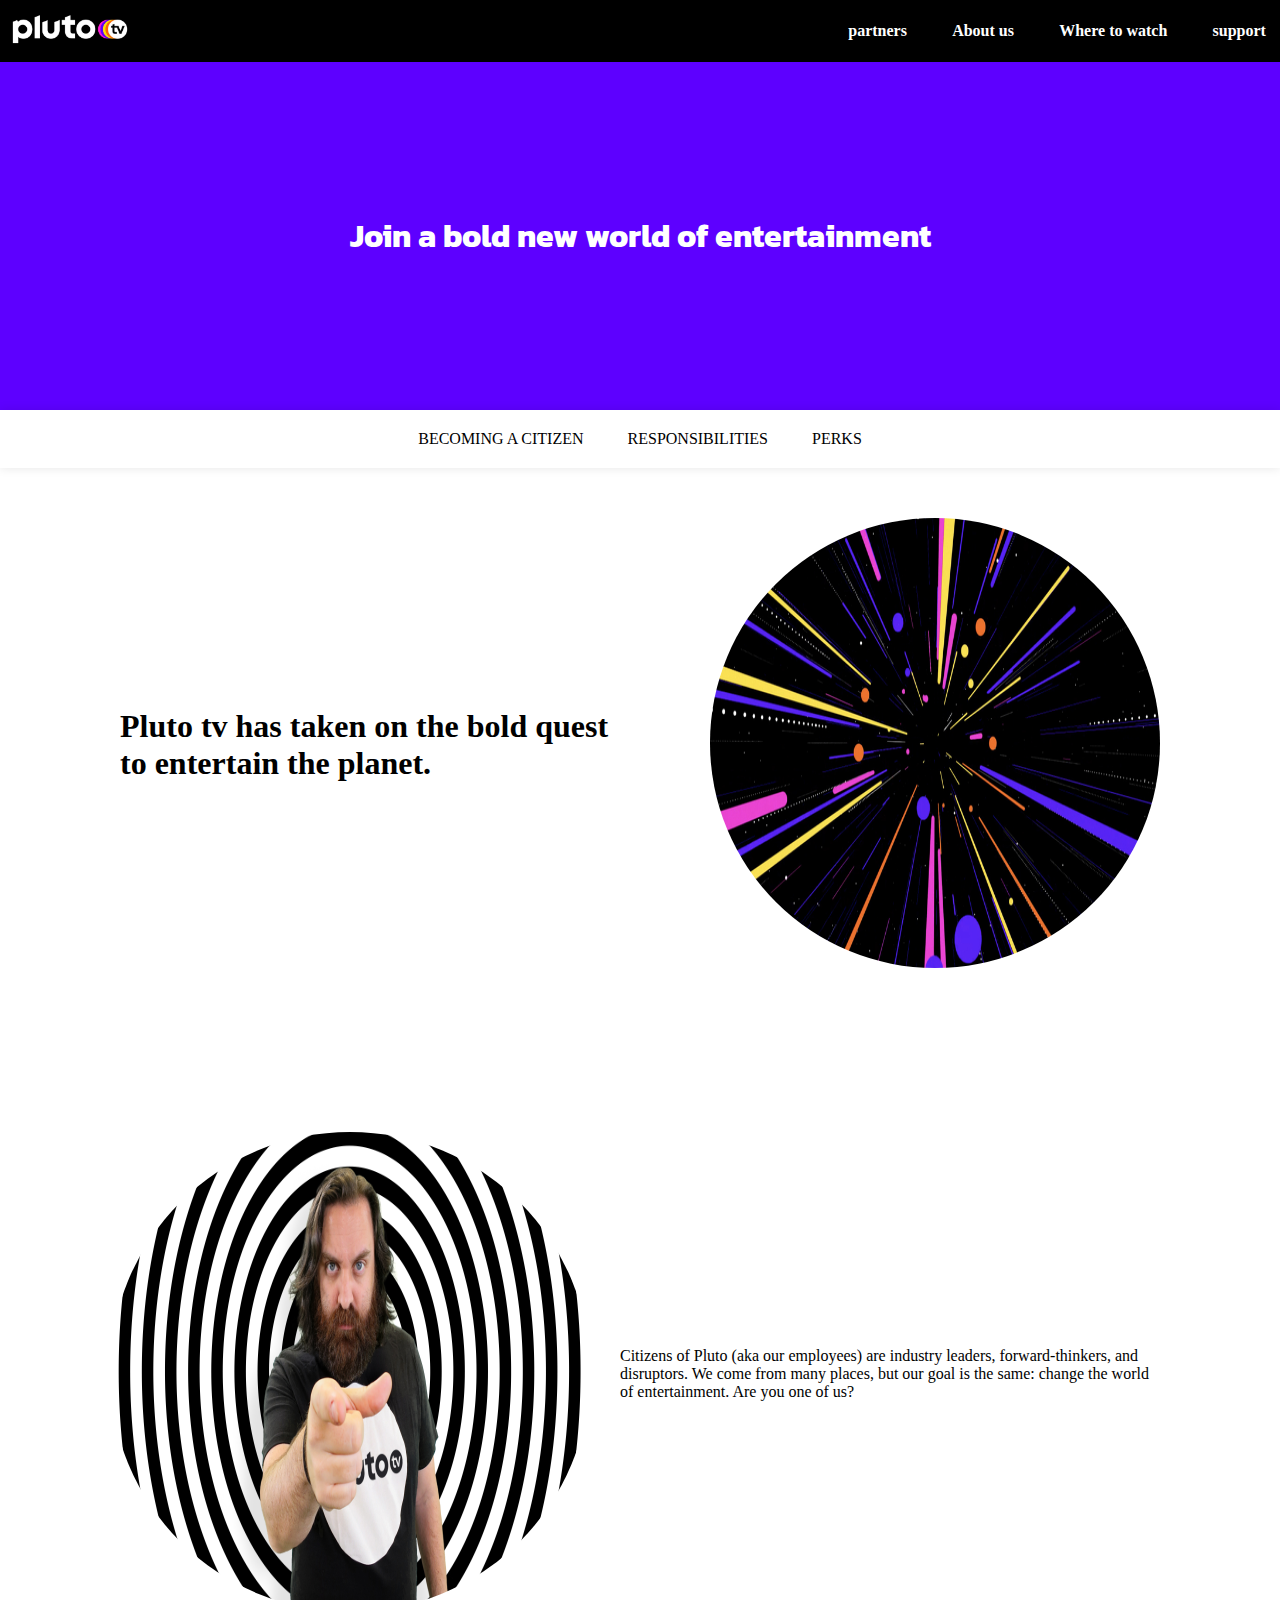
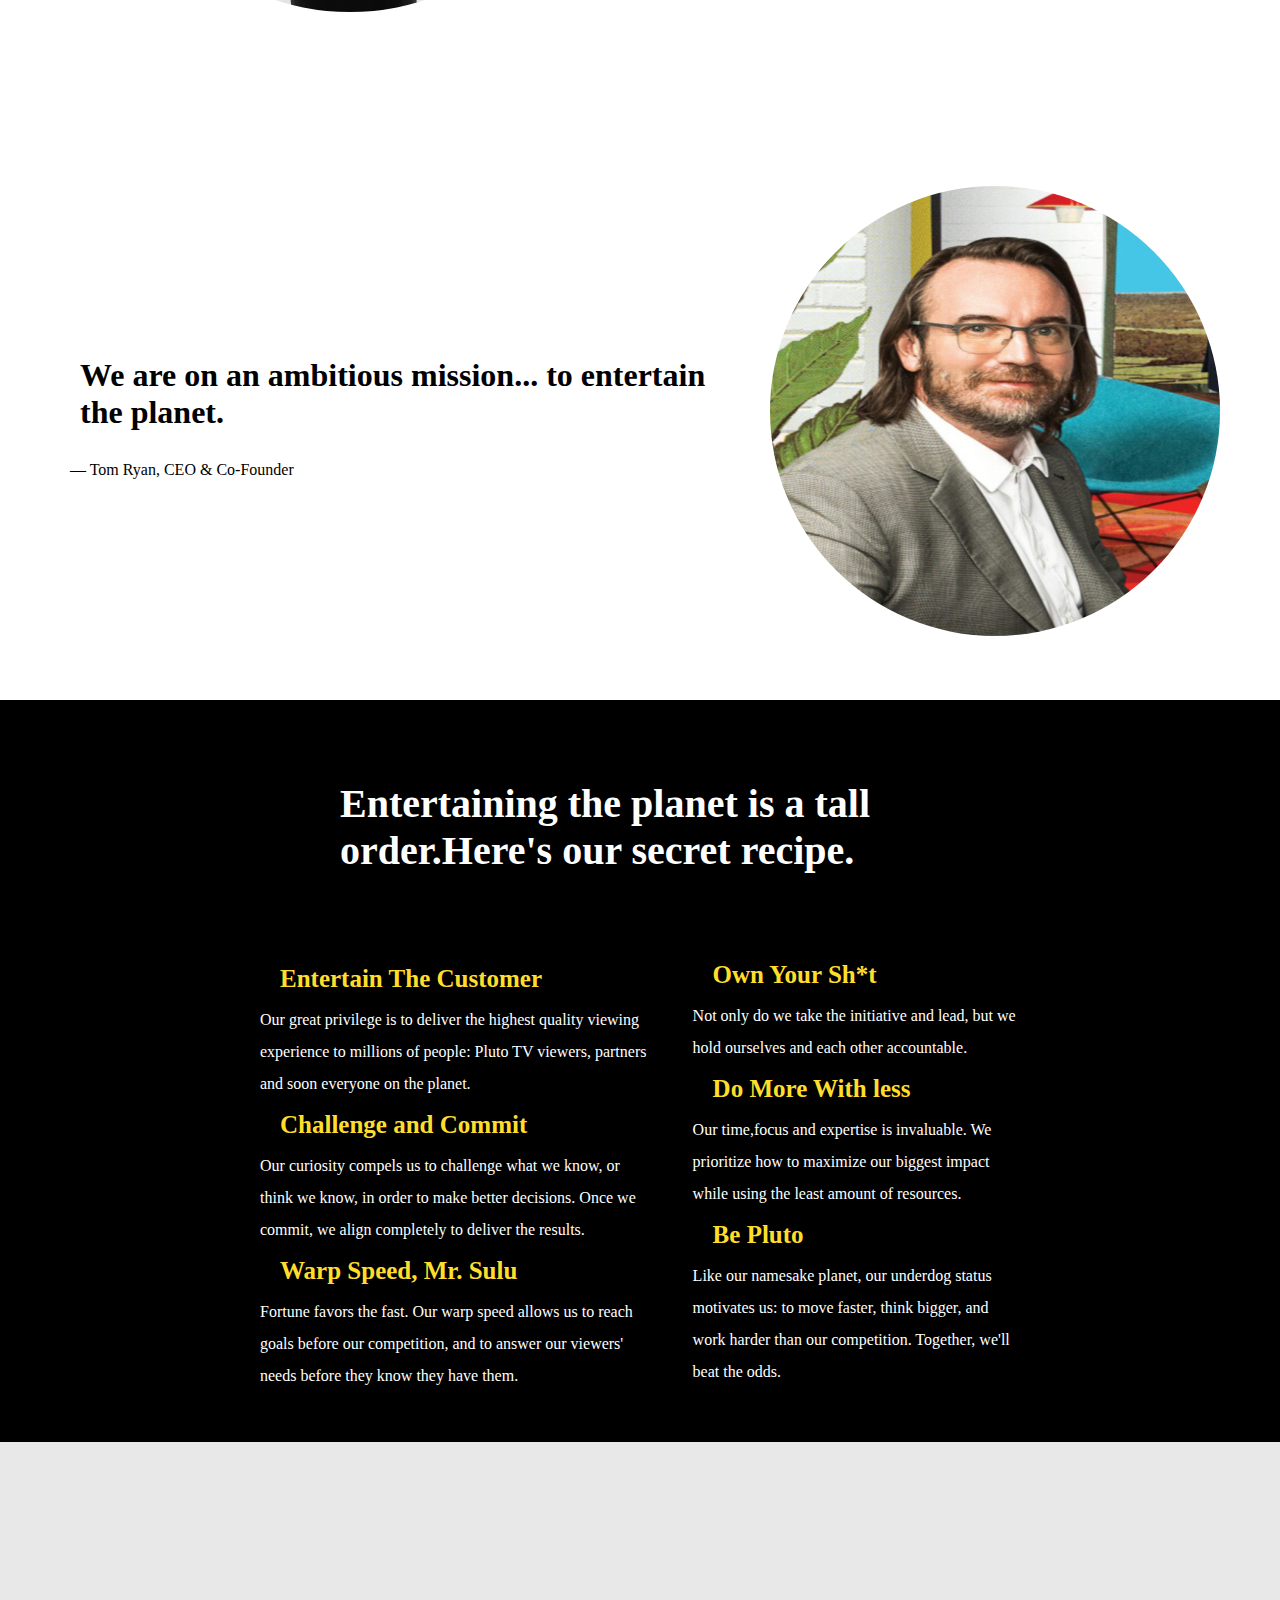
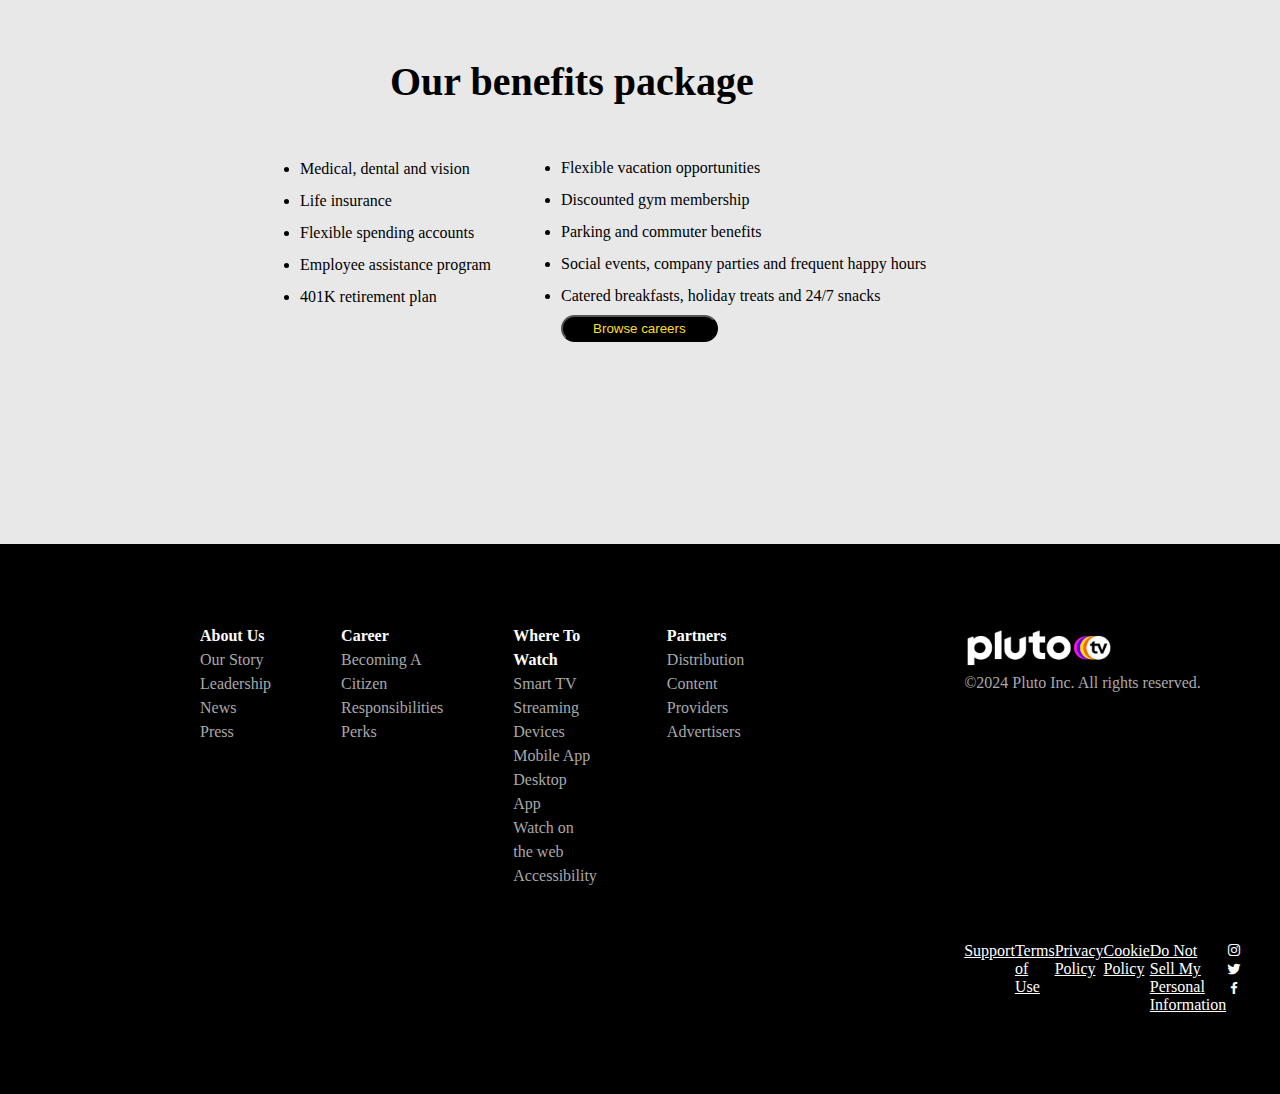
<file: index.html>
<!DOCTYPE html>
<html lang="en">
<head>
    <meta charset="UTF-8">
    <meta name="viewport" content="width=device-width, initial-scale=1.0">
    <link rel="preconnect" href="https://fonts.googleapis.com">
    <link rel="preconnect" href="https://fonts.gstatic.com" crossorigin>
    <link href="https://fonts.googleapis.com/css2?family=Kanit&family=Ubuntu&display=swap" rel="stylesheet">
    <link href='https://unpkg.com/boxicons@2.1.4/css/boxicons.min.css'rel='stylesheet'>
    <link rel="stylesheet" href="pluto.css">
    <title>Plutotv</title>
</head>
<body>
    <header class="nav">
        <div><img src="images/plutotv logo.jpg" alt=""></div>
        <a href="#" class="nav-link">partners</a>
        <a href="#" class="nav-link">About us</a>
        <a href="watch.html" class="nav-link">Where to watch</a>
        <a href="#" class="nav-link">support</a>
    </header>

    <div class="body-inner">
        <h1>Join a bold new world of entertainment</h1>
    </div>

    <header class="nav2">
    <nav class="static">
        <a href="#">BECOMING A CITIZEN</a>
        <a href="#">RESPONSIBILITIES</a>
        <a href="#">PERKS</a>
    </nav>
    </header>

    <div class="body-inner2">
        <div class="inner2">
            <h1>Pluto tv has taken on the bold quest to entertain the planet.</h1>
        </div>
    <div class="circle">
        <img src="images/colorwheel.jpg" alt="">
        </div>
    </div>

    <section class="body-inner3">
        <div class="inner3">
            <img src="images/plutoman.jpg" alt="">
        </div>
        <div class="real">
            <p>Citizens of Pluto (aka our employees) are industry leaders, forward-thinkers, and disruptors. 
            We come from many places, but our goal is the same: change the world of entertainment.
             Are you one of us?</p>
        </div>
    </section>

    <section class="body-inner4">
        <div class="inner4">
            <h1>We are on an ambitious mission... to entertain the planet.</h1>
            <p>— Tom Ryan, CEO & Co-Founder</p>
            </div>
        <div class="Tom">
            <img src="images/Tom ryan.jpg" alt="">
        </div>
    </section>
    <section class="body-inner5">
        <div class="inner5">
        <div><h1>Entertaining the planet is a tall order.Here's our secret recipe.</h1></div>
        <ul>
            <li><b>Entertain The Customer</b><p>Our great privilege is to deliver the highest quality viewing 
            experience to millions of people: Pluto TV viewers, partners and soon everyone on the planet.</li></p>
            <li><b>Challenge and Commit</b><p>Our curiosity compels us to challenge what we know, or think we know,
            in order to make better decisions. Once we commit, we align completely to deliver the results.</li></p>
            <li><b>Warp Speed, Mr. Sulu</b><p>Fortune favors the fast. Our warp speed allows us to reach goals before 
            our competition, and to answer our viewers' needs before they know they have them.</li></p>
        </ul>
        </div>

        <div class="inner5b">
            <ul>
                <li><b>Own Your Sh*t</b><p>Not only do we take the initiative and lead, but we hold ourselves
                and each other accountable.</li></p>
                <li><b>Do More With less</b><p>Our time,focus and expertise is invaluable. We prioritize how 
                to maximize our biggest impact while using the least amount of resources.</li></p>
                <li><b>Be Pluto</b><p>Like our namesake planet, our underdog status motivates us: to move faster,
                 think bigger, and work harder than our competition. Together, we'll beat the odds.</li></p>
            </ul>
        </div>
    </section>

    <section class="body-inner6">
        <h1>Our benefits package</h1>
        <div class="inner6">
            <ul>
                <li>Medical, dental and vision</li>
                <li>Life insurance</li>
                <li>Flexible spending accounts</li>
                <li>Employee assistance program</li>
                <li>401K retirement plan</li>
            </ul>
            <div class="inner6b">
                <li>Flexible vacation opportunities</li>
                <li>Discounted gym membership</li>
                <li>Parking and commuter benefits</li>
                <li>Social events, company parties and frequent happy hours</li>
                <li>Catered breakfasts, holiday treats and 24/7 snacks</li>
                <button type="click" class="btn">Browse careers</button>
        </div>
    </section>

    <footer>
        <div class="footer-sec">
            <div class="sec-1">
                <ul>
                    <li><b>About Us</li></b>
                    <li>Our Story</li>
                    <li>Leadership</li>
                    <li>News</li>
                    <li>Press</li>
                </ul>
            </div>
            <div class="sec-2">
                <ul>
                    <li><b>Career</li></b>
                    <li>Becoming A Citizen</li>
                    <li>Responsibilities</li>
                    <li> Perks</li>
                </ul>
            </div>
            <div class="sec-3">
                <ul>
                    <li><b>Where To Watch</li></b>
                    <li>Smart TV</li>
                    <li>Streaming Devices</li>
                    <li>Mobile App</li>
                    <li>Desktop App</li>
                    <li>Watch on the web</li>
                    <li>Accessibility</li>
                </ul>
            </div>

        <div class="sec-4">
            <ul>
                <li><b>Partners</li></b>
                <li>Distribution</li>
                <li>Content Providers</li>
                <li>Advertisers</li>
            </ul>
        </div>
        <div class="meme">
            <img src="images/plutotv logo.jpg" alt="">
        </div>

        <div class="copy">
            &copy;2024 Pluto Inc. All rights reserved.

            <div class="ref">
               <a href="#">Support</a>
                <a href="#">Terms of Use</a>
                <a href="#">Privacy Policy</a>
                <a href="#">Cookie Policy</a>
                <a href="#">Do Not Sell My Personal Information</a>
            
            <div class="icons">
                <a href="#"><i class='bx bxl-instagram'></i></a>
                <a href="#"><i class='bx bxl-twitter'></i></a>
                <a href="#"><i class='bx bxl-facebook' ></i></a>
            </div>
    </footer>   
</body>
</html>
</file>
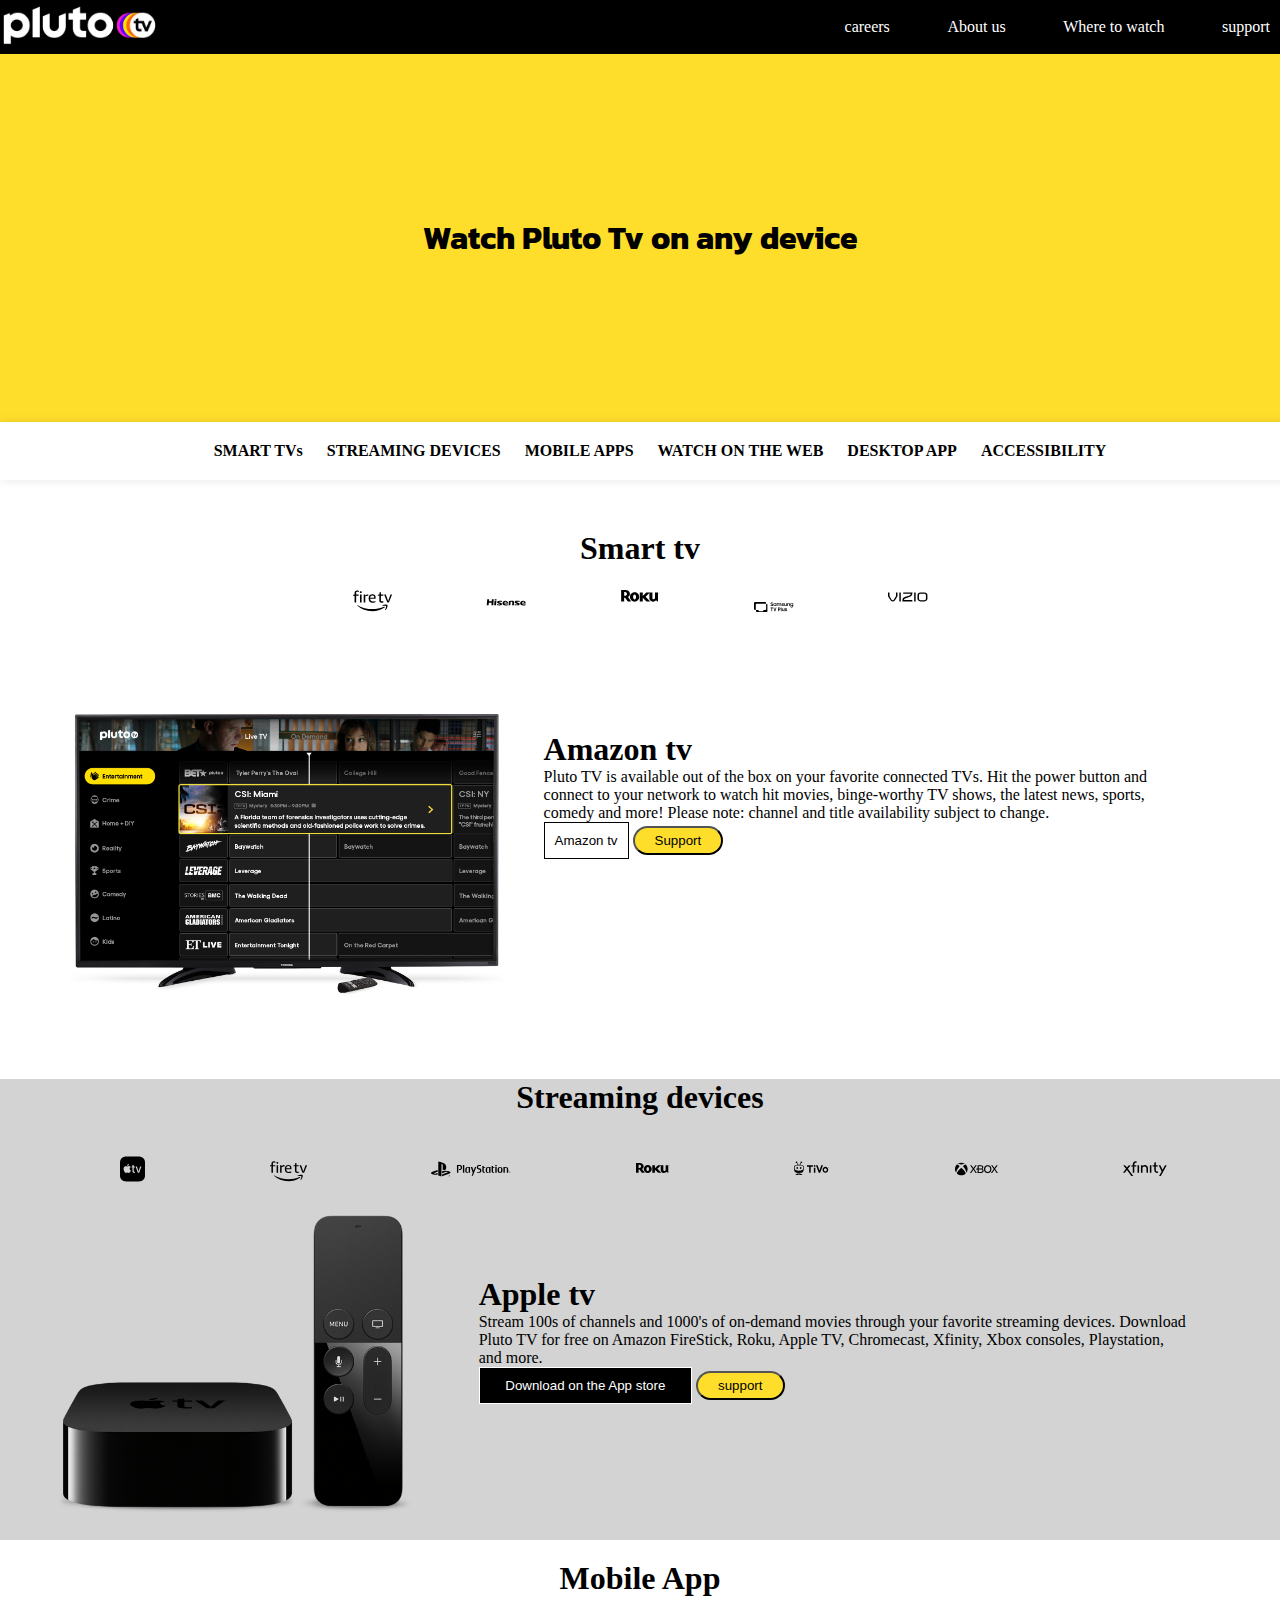
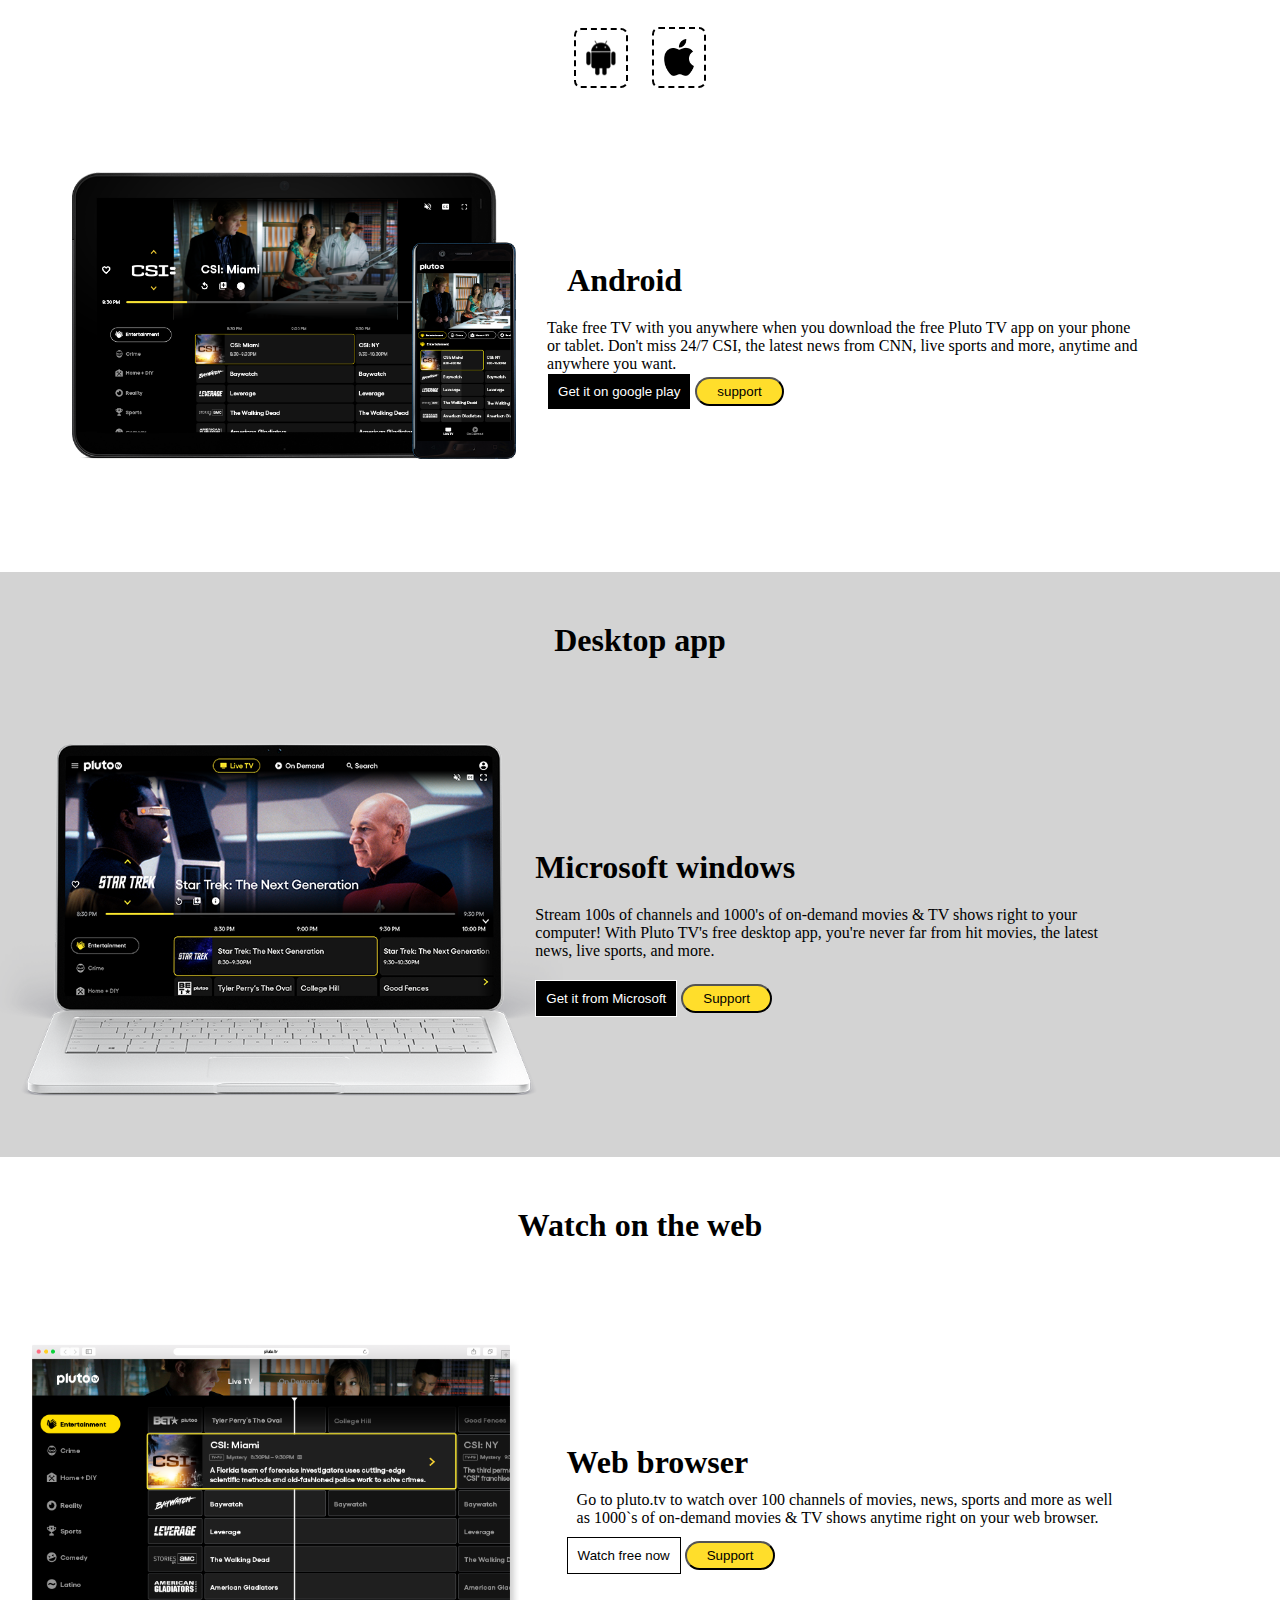
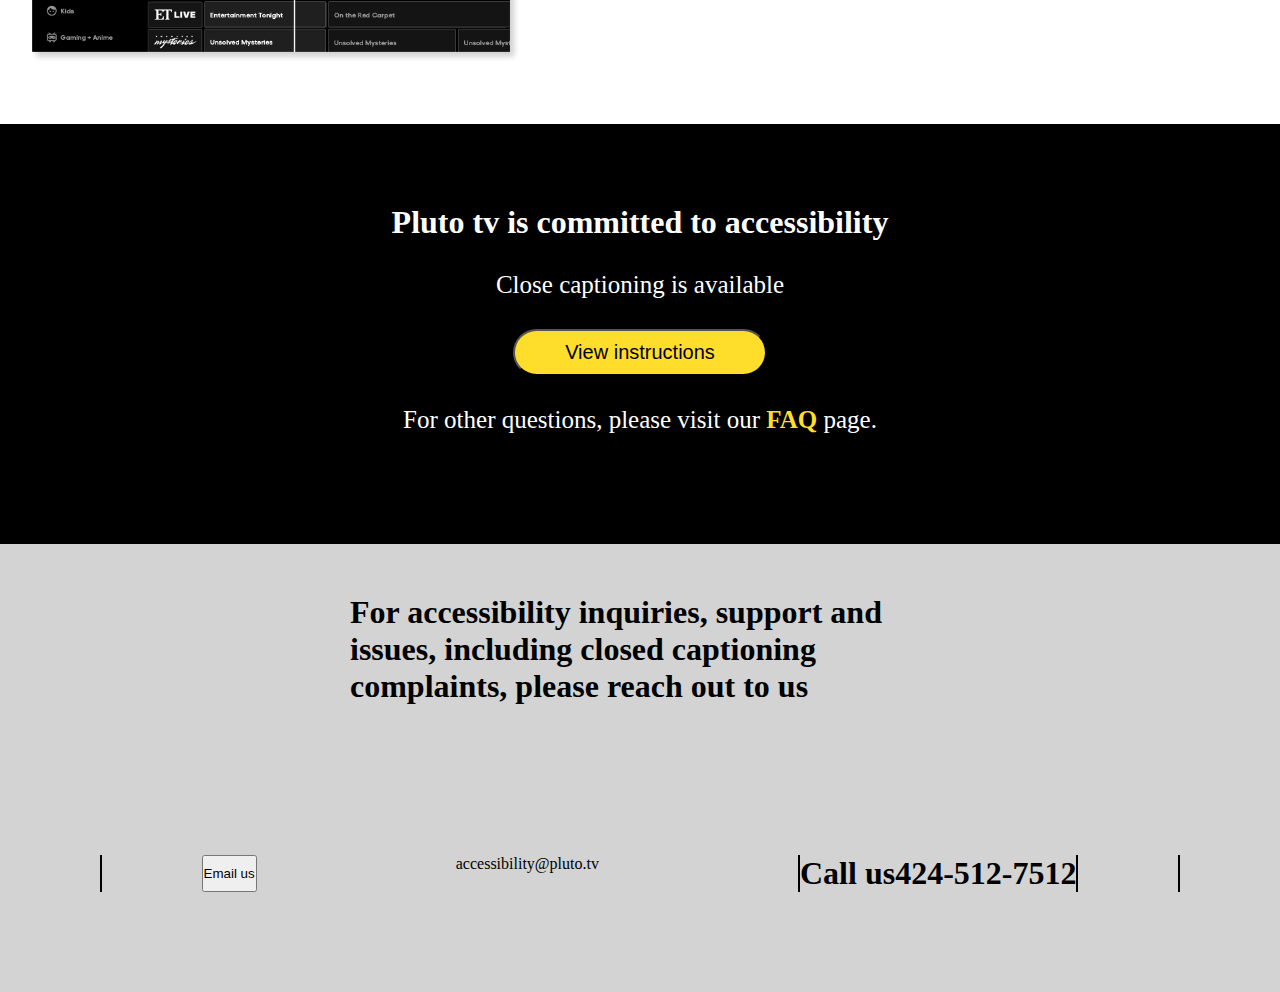
<file: watch.html>
<!DOCTYPE html>
<html lang="en">
<head>
    <meta charset="UTF-8">
    <meta name="viewport" content="width=device-width, initial-scale=1.0">
    <link rel="preconnect" href="https://fonts.googleapis.com">
    <link rel="preconnect" href="https://fonts.gstatic.com" crossorigin>
    <link href="https://fonts.googleapis.com/css2?family=Kanit&family=Ubuntu&display=swap" rel="stylesheet">
    <link rel="stylesheet" href="watch.css">
    <title>Where to watch</title>
</head>
<body>
    
    <header class="nav">
        <div><img src="images/plutotv logo.jpg" alt=""></div>
        <a href="index.html" class="nav-link">careers</a>
        <a href="#" class="nav-link">About us</a>
        <a href="#" class="nav-link">Where to watch</a>
        <a href="#" class="nav-link">support</a>
    </header>

    <div class="top-body">
        <h1>Watch Pluto Tv on any device</h1>
    </div>

    <header class="nav2">
        <nav class="static">
            <a href="#">SMART TVs</a>
            <a href="#">STREAMING DEVICES</a>
            <a href="#">MOBILE APPS</a>
            <a href="#">WATCH ON THE WEB</a>
            <a href="#">DESKTOP APP</a>
            <a href="#">ACCESSIBILITY</a>
        </nav>
        </header>

        <div class="body1">
            <h1>Smart tv</h1>
            <div class="icons">
                <img src="images/fire.tv.svg" alt="">
                <img src="images/Hisense.svg" alt="">
                <img src="images/Roku.svg" alt="">
                <img src="images/Samsung.svg" alt="">
                <img src="images/Vizio.svg" alt="">
            </div>
        </div>

        <section class="body1a">
            <div class="inner1">
                <img src="images/Amazon firetv.png" alt="">
            </div>
            <div class="inner1a">
                <h1>Amazon tv</h1>
                <p>Pluto TV is available out of the box on your favorite connected TVs. Hit the power button
                 and connect to your network to watch hit movies, binge-worthy TV shows, the latest news, sports,
                 comedy and more! Please note: channel and title availability subject to change.</p>
                 <span class="rep">
                 <button type="click">Amazon tv</button>
                 <button type="click">Support</button>
                 </span>
            </div>
        </section>

        <div class="body2">
            <h1>Streaming devices</h1>
            </div>
            <div class="iconsb">
            <b><img src="images/Appletv logo.svg" alt=""></b>
            <img src="images/fire.tv.svg" alt="">
            <img src="images/playstation.svg" alt="">
            <img src="images/Roku.svg" alt="">
            <img src="images/Tivo.svg" alt="">
            <img src="images/xbox.svg" alt="">
            <img src="images/xfinity.svg" alt="">
        </div>

        <section class="body2a">
            <div class="inner2">
                <img src="images/soundbox.png" alt="">
            </div>
            <div class="inner2a">
                <h1>Apple tv</h1>
                <p>Stream 100s of channels and 1000's of on-demand movies through your favorite streaming devices.
                 Download Pluto TV for free on Amazon FireStick, Roku, Apple TV, Chromecast,
                 Xfinity, Xbox consoles, Playstation, and more.</p>
                 <span class="some">
                    <button type="click">Download on the App store</button>
                    <button type="click">support</button>
                 </span>
            </div>
        </section>

        <div class="body3">
            <h1>Mobile App</h1>
        </div>
        <div class="iconsc">
            <img src="images/Androidalt.png" alt="">
            <img src="images/apple.png" alt="">
        </div>

        <section class="body3a">
            <div class="inner3">
                <img src="images/Mobile app.png" alt="">
            </div>
            <div class="inner3a">
                <h1>Android</h1>
                <p>Take free TV with you anywhere when you download the free Pluto TV app on your phone or tablet.
                 Don't miss 24/7 CSI, the latest news from CNN, live sports and more,
                 anytime and anywhere you want.</p>
                 <span class="butt">
                    <button type="click">Get it on google play</button>
                    <button type="click">support</button>
                 </span>
            </div>
        </section>

        <div class="body4">
            <h1>Desktop app</h1>
        </div>
        <section class="body4a">
            <div class="inner4">
                <img src="images/Destop app.png" alt="">
            </div>
            <div class="inner4a">
                <h1>Microsoft windows</h1>
                <p>Stream 100s of channels and 1000's of on-demand movies & TV shows right to your computer!
                 With Pluto TV's free desktop app, you're never far from hit movies, the latest news,
                 live sports, and more.</p>
                 <span class="mop">
                    <button type="click">Get it from Microsoft</button>
                    <button type="click">Support</button>
                 </span>
            </div>
        </section>

        <div class="body5">
            <h1>Watch on the web</h1>
        </div>
        <section class="body5a">
            <div class="inner5">
                <img src="images/web app.png" alt="">
            </div>
            <div class="inner5a">
                <h1>Web browser</h1>
                <p>Go to pluto.tv to watch over 100 channels of movies, news, sports and more as well as
                 1000`s of on-demand movies & TV shows anytime right on your web browser.</p>
                 <span>
                    <button class="click" class="btn5">Watch free now</button>
                    <button class="click" class="btn5b">Support</button>
                 </span>
            </div>
        </section>

        <div class="body6">
            <h1>Pluto tv is committed to accessibility</h1>
            <p>Close captioning is available</p>
            <button type="click" class="real">View instructions</button>
            <p>For other questions, please visit our <b> FAQ </b>page.</p>
        </div>

        <section class="body7">
            <div class="inner7">
                <h1>For accessibility inquiries, support and issues, including closed captioning complaints,
                 please reach out to us</h1>
            </div>

           <div class="first">
            <div class="firstinner">
                <button type="click" class="toe">Email us</button>
                <p>accessibility@pluto.tv</p>
                <div class="firstinner">
                <h1>Call us</h1>
                <h1>424-512-7512</h1>
                </div>
            </div>
        </section>


    
</body>
</html>
</file>
<file: pluto.css>
* {
    margin: 0;
    padding: 0;
    box-sizing: border-box;
}

header{
    padding: 10px;
}
.nav{
    display: flex;
    align-items: center;
    background-color: black;
    justify-content: space-between;
}

.nav a{
    
    color: #fff;
    text-decoration: none;
    padding: 4px;
    font-weight: 700;
}

.nav a:hover{
    color: #FFDE2B;
    transform: scale(1.2s);
}
.nav img{
    width: 15%;
}

.body-inner{
    padding: 150px;
    text-align: center;
    background-color:  #5D00FF;
    color: #fff;
    font-family: 'Kanit', sans-serif;
}

.static a{
    display: inline;
    padding: 20px;
    text-decoration: none;
    color: black; 
}

.nav2{
    border: none;
    box-shadow: 0 0 10px rgba(0, 0, 0, .1);
    width: 100%;
    text-align: center;
    padding: 20px;
}

.static a:hover {
    background-color: #FFFDE5;
    transform: scale(1.2s);
}

.body-inner2{
    display: flex;
    align-items: center;
    padding: 50px;
    padding-right: 120px;
}

.body-inner2 img{
    width: 450px;
    height: 450px;
    border-radius: 50%;
}

.body-inner2 h1{
    padding: 70px;
}


.body-inner3{
    display: flex;
    align-items: center;
    padding: 100px;
}

.body-inner3 img{
    width: 500px;
    height: 500px;
    border-radius: 50%;
    padding: 10px;
}

.real p{
    padding: 20px;
}

.body-inner4{
    display: flex;
    align-items: center;
    padding: 60px;
}

.Tom img{
    width: 450px;
    height: 450px;
    border-radius: 50%;
}

.body-inner4 h1{
    padding: 20px;
}

.body-inner4 p{
    padding: 10px;
}
.body-inner5{
    display: flex;
    background-color: black;
    color: #fff;
    padding:  0 260px 50px 260px;
}

.inner5 h1{
    width: 200%;
    font-size: 40px;
    padding: 80px;
    
}
.inner5 li b{
    color: #FFDE2B;
    font-size: 25px;
    padding: 20px;
}

.inner5b li b{
    color: #FFDE2B;
    font-size: 25px;
    padding: 20px;
}

.inner5 ul,
.inner5b ul{
    list-style: none;
    line-height: 2;
}

.inner5b{
    padding-top: 250px;
    padding-left: 40px;
}

.body-inner6{
    background-color: #E8E8E8;
    padding: 200px;
    padding-left: 300px;
    line-height: 2;
}

.inner6{
    display: flex;
    align-items: center;
}

.inner6b{
    padding-left: 70px;
    padding-top: 30px;
}

.body-inner6 h1{
    font-size: 40px;
    padding-left: 90px;
}

.btn{
    background-color: black;
    color: #FFDE2B;
    padding: 4px 30px;
    border-radius: 15px;
}

footer{
    background-color: black;
    color: darkgrey;
    padding: 80px;
    padding-left: 200px;
    font-weight: 500;
    cursor: pointer;
    transition: opacity 0.15s;
}

.footer-sec{
    display: flex;
}

.meme img{
    width: 200%;
    padding-left: 150px;
}

.sec-1 ul, .sec-2 ul, 
.sec-3 ul, .sec-4 ul{
    list-style: none;
}

.sec-1 ul:hover, .sec-2 ul:hover, 
.sec-3 ul:hover, .sec-4 ul:hover{
    color: #FFDE2B;
    transform: scale(1.2s);
}

.sec-1{
    padding-right: 70px;
    line-height: 1.5;
}

.sec-2{
    padding-right: 70px;
    line-height: 1.5;
}

.sec-3{
    padding-right: 70px;
    line-height: 1.5;
}

.sec-4{
    padding-right: 70px;
    line-height: 1.5;
}

.sec-1 b, .sec-2 b,
.sec-3 b, .sec-4 b{
    color: white;
}

.ref{
    margin-top: 250px;
    display: inline-flex;
}

.ref a{
    color: white;
}

.copy{
    margin-top: 50px;
}

@media (min-width: 320px) and (max-width: 568px){
    .nav img{
        width: 120%;
    }
    .nav-link {
        font-size: small;
    }
    .body-inner{
        padding: 90px;
    }
    .static a:hover{
        background-color: transparent;
    }
    .body-inner2{
        flex-direction: column-reverse;
        padding: 10px;
    }
    .body-inner2 img{
        width: 300px;
        height: 300px;
        border-radius: 50%;
    }
    .body-inner2 h1{
        padding: 45px;
    }
    .body-inner3{
        flex-direction: column;
        padding: 10px;
    }
    .body-inner3 img{
        width: 300px;
        height: 300px;
        border-radius: 50%;
    }
    .real p{
        font-size: 25px;
    }
    .body-inner4{
        flex-direction: column-reverse;
        padding: 10px;
    }
    .body-inner4 img{
        width: 300px;
        height: 300px;
        border-radius: 50%;
    }
    .body-inner4 h1{
        padding: 35px;
    }
    .body-inner4 p{
        padding-bottom: 50px;
    }
    .body-inner5{
        flex-direction: column;
        padding: 50px;
    }
    .inner5 h1{
        width: 150%;
        padding-left: 8px;
        padding-bottom: 20px;
    }
    .inner5 ul li b{
        padding: 5px;
    }
    .inner5b{
        padding: 6px;
    }
    .inner5b ul li b{
        padding: 2px;
    }
    .inner6{
        flex-direction: column;
    }
    .inner6b{
        padding: 25px;
    }
    .body-inner6{
        width: fit-content;
        padding: 20px;
    }
    .body-inner6 h1{
        padding: 0 50px;
        font-size: 35px;
        line-height: 1.5; 
    }
    .footer-sec{
        flex-direction: column;
        width: fit-content;
    }
    .meme img{
        width: 80%;
        padding: 5px;
    }
}

@media (min-width: 360px) and (max-width: 800px){
    .nav img{
        width: 100%;
    }
    .nav-link{
        margin: 5px;
    }
    .body-inner{
        padding: 60px;
    }
    .static a:hover{
        background-color: transparent;
    }
    .body-inner2{
        flex-direction: column-reverse;
        padding: 10px;
    }
    .body-inner2 img{
        width: 340px;
        height: 340px;
        border-radius: 50%;
    }
    .body-inner2 h1{
        padding: 45px;
    }
    .body-inner3{
        flex-direction: column;
        padding: 10px;
    }
    .body-inner3 img{
        width: 340px;
        height: 340px;
        border-radius: 50%;
    }
    .real p{
        font-size: 25px;
    }
    .body-inner4{
        flex-direction: column-reverse;
        padding: 10px;
    }
    .body-inner4 img{
        width: 340px;
        height: 340px;
        border-radius: 50%;
    }
    .body-inner4 h1{
        padding: 35px;
    }
    .body-inner4 p{
        padding-bottom: 50px;
    }
    .body-inner5{
        flex-direction: column;
        padding: 50px;
    }
    .inner5 h1{
        width: 150%;
        padding-left: 8px;
        padding-bottom: 30px;
    }
    .inner5 ul li b{
        padding: 5px;
    }
    .inner5b{
        padding: 6px;
    }
    .inner5b ul li b{
        padding: 2px;
    }
    .inner6{
        flex-direction: column;
    }
    .body-inner6{
        width: fit-content;
        padding: 20px;
    }
    .body-inner6 h1{
        padding: 0 80px;
        font-size: 35px;
        line-height: 1.5; 
    }
    .footer-sec{
        flex-direction: column;
        width: 150%;
    }
    .meme img{
        width: 80%;
        padding: 5px;
    }
}

@media (min-width: 390px) and (max-width: 844px){
    .nav img{
        width: 90%;
    }
    .nav-link{
        margin: 5px;
    }
    .body-inner{
        padding: 90px;
    }
    .static a:hover{
        background-color: transparent;
    }
    .body-inner2{
        flex-direction: column-reverse;
        padding: 10px;
    }
    .body-inner2 img{
        width: 380px;
        height: 380px;
        border-radius: 50%;
    }
    .body-inner2 h1{
        padding: 45px;
    }
    .body-inner3{
        flex-direction: column;
        padding: 10px;
    }
    .body-inner3 img{
        width: 380px;
        height: 380px;
        border-radius: 50%;
    }
    .real p{
        font-size: 25px;
    }
    .body-inner4{
        flex-direction: column-reverse;
        padding: 10px;
    }
    .body-inner4 img{
        width: 380px;
        height: 380px;
        border-radius: 50%;
    }
    .body-inner4 h1{
        padding: 35px;
    }
    .body-inner4 p{
        padding-bottom: 50px;
    }
    .body-inner5{
        flex-direction: column;
        padding: 50px;
    }
    .inner5 h1{
        width: 150%;
        padding-left: 8px;
    }
    .inner5 ul li b{
        padding: 5px;
    }
    .inner5b{
        padding: 6px;
    }
    .inner5b ul li b{
        padding: 2px;
    }
    .inner6{
        flex-direction: column;
    }
    .body-inner6{
        width: fit-content;
        padding: 20px;
    }
    .body-inner6 h1{
        padding: 0 80px;
        font-size: 35px;
        line-height: 1.5; 
    }
    .footer-sec{
        flex-direction: column;
        width: fit-content;
    }
    .meme img{
        width: 80%;
        padding: 5px;
    }
}
</file>
<file: watch.css>
* {
    margin: 0;
    padding: 0;
}

.nav{
    display: flex;
    background-color: black;
    align-items: center;
    justify-content: space-between;
}

.nav img{
    width: 20%;
}

.nav a{
    color: white;
    text-decoration: none;
    padding: 6px;
    transition: color 0.15s, border 0.3s;
    margin: 4px;
}

.nav a:hover{
    border: 1px solid #fff;
    border-radius: 3px;
    color: #FFDE2B;
}

.top-body{
    background-color: #FFDE2B;
    padding: 160px;
    text-align: center;
    font-family: 'Kanit', sans-serif;
}

.nav2{
    color: black;
    font-weight: 600;
    border: none;
    box-shadow: 0 0 10px rgba(0, 0, 0, .1);
    width: 100%;
    text-align: center;
    padding: 20px;
}

.nav2 a{
    text-decoration: none;
    margin-inline: 10px;
    color: black;
}

.body1{
    padding: 50px;
    text-align: center;
}

.body1 img{
    width: 40px;
    margin-inline: 30px;
    padding: 15px;
}

.body1a{
    display: flex;
}

.inner1 img{
    width: 140%;
    padding-left: 60px;
}

.inner1a{
    padding: 220px;
    padding-top: 50px;
    padding-right: 90px;
}

.rep button:hover{
    transition: 0.15s;
    color: grey;

}

span :first-child{
    padding: 10px;
    background-color: white;
    border: 0.5px solid;
}

span :last-child{
    background-color: #FFDE2B;
    padding: 5px 20px;
    border-radius: 19px;
}

.body2{
    text-align: center;
    background-color: lightgray;
}
.iconsb img{
    padding-left: 120px;
    padding-top: 40px;
}

.iconsb{
    background-color: lightgray;
}

.iconsb:hover{
    transition: 0.15s;
    color: bisque;
}

.body2a{
    display: flex;
    background-color: lightgray;
}

.inner2 img{
    width: 120%;
}

.inner2a{
    padding: 90px;
}

.inner2a span :first-child{
    padding: 10px;
    width: 30%;
    color: white;
    background-color: black;
}

.body3{
    text-align: center;
    padding: 20px;
    font-weight: bolder;
}

.iconsc{
    text-align: center;
}
.iconsc img{
    width: 30px;
    margin: 10px;
    border: 2px dashed;
    padding: 10px;
    border-radius: 7px;
}
.body3a{
    display: flex;
}

.inner3 img{
    width: 120%;
    padding: 50px;
}

.inner3a{
    padding: 140px;
}

.inner3a span{
    padding: 30px 0;
}
.inner3a h1{
    padding: 20px;
}

.inner3a .butt button:first-child{
    background-color: black;
    color: white;
}

.body4{
    text-align: center;
    background-color: lightgrey;
}
.body4a{
    display: flex;
    background-color: lightgrey;
}
.inner4 img{
    width: 150%;
}

.inner4a{
    padding: 140px;
}
.inner4a h1{
    padding-left: 20px ;
}

.inner4a p{
    padding: 20px;
}

.inner4a .mop button:first-child{
    background-color: black;
    color: white;
}

.mop{
    padding: 20px;
}
.body5{
    text-align: center;
}
.body5 h1{
    padding: 50px;
}
.body5a{
    display: flex;
}
.inner5 img{
    width: 130%;
}
.inner5a{
    padding: 150px;
}
.inner5a p{
    padding: 10px;
}
.body4 h1{
    padding: 50px;
}

.body6{
    background-color: black;
    color: white;
    text-align: center;
    padding: 80px;
}

.body6 p{
    padding: 30px;
    font-size: 25px;
}

.body6 p b{
    color: #FFDE2B;
}

.real{
    padding: 10px 50px;
    font-size: 20px;
    border-radius: 30px;
    background-color: #FFDE2B;
}

.inner7{
    padding: 50px 350px;
    background-color: lightgrey;
}

.first{
    padding: 100px;
    background-color: lightgray;
}
.firstinner{
    display: flex;
    justify-content: space-around;
    border-inline: 2px solid;
}

@media (min-width: 360px) and (max-width: 800px){
    .nav img{
        width: 70%;
    }
    .nav-link{
        margin: 5px;
        font-size: 14px;
    }
    .top-body{
        padding: 80px;
    }
    .nav2{
        padding: 3px;
    }
    .body1{
        flex-direction: row;
        padding: 2px;
        width: 100%;
    }
    .inner1{
        display: flex;
        flex-direction: column;
    }
    .inner1 img{
        padding: 2px;
        width: 500%;
    }
    .inner1a{
        padding: 280px 1px;
        padding-right: 1px;
        width: 900%;
    }
    .iconsb{
        width: fit-content;
        padding: -70px;
        padding-bottom: 50px;
    }
    .body1a{
        padding: 5px 0;
        height: 600px;
    }
    .body2{
        padding-top: -250px;
    }
    .body2a{ 
        text-align: left;
        height: 550px;
    }
    .inner2 img{
        width: 800%;
        padding: 250px 0;
    }
    .inner2a{
        width: 1550%;
        padding: 5px 0;
    }
    .some button{
        padding: 10px 30px;
        margin-top: 15px;
    }
    .iconsb img{
        width: 10%;
        padding: 25px;
    }
    .body3a{
        flex-direction: column;
    }
    .body3a img{
        width: 85%;
        padding: 20px;
    }
    .inner3a{
        padding: 5px;
        padding-bottom: 25px;
    }
    .butt{
        padding: 20px;
    }
    .body4a{
        flex-direction: column;
    }
    .inner4 img{
        width: 90%;
        padding: 5px 20px;
    }
    .inner4a{
        padding: 2px;
    }
    .body5a{
        flex-direction: column;
    }
    .inner5 img{
        width: 80%;
        padding: 0 35px;
    }
    .inner5a{
        padding: 15px;
    }
    .inner7{
        padding: 20px 10px;
    }
}


@media (min-width: 320px) and (max-width: 568px){
    .nav img{
        width: 70%;
    }
    .nav-link{
        margin: 5px;
        font-size: 14px;
    }
    .top-body{
        padding: 60px;
    }
    .nav2{
        padding: 3px;
    }
    .body1{
        flex-direction: row;
        padding: 2px;
        width: 100%;
    }
    .inner1{
        display: flex;
        flex-direction: column;
    }
    .inner1 img{
        padding: 2px 20px;
        width: 400%;
    }
    .inner1a{
        padding: 250px 0px;
        padding-right: 1px;
        width: 900%;
    }
    .iconsb{
        width: fit-content;
        padding: -70px;
        padding-bottom: 50px;
    }
    .body1a{
        padding: 5px 0;
        height: 600px;
    }
    .body2{
        padding-top: -250px;
    }
    .body2a{ 
        text-align: left;
        height: 550px;
    }
    .inner2 img{
        width: 800%;
        padding: 250px 0;
    }
    .inner2a{
        width: 1550%;
        padding: 5px 0;
    }
    .some button{
        padding: 10px 30px;
        margin-top: 15px;
    }
    .iconsb img{
        width: 10%;
        padding: 25px;
    }
    .body3a{
        flex-direction: column;
    }
    .body3a img{
        width: 85%;
        padding: 20px;
    }
    .inner3a{
        padding: 5px;
        padding-bottom: 25px;
    }
    .butt{
        padding: 20px;
    }
    .body4a{
        flex-direction: column;
    }
    .inner4 img{
        width: 90%;
        padding: 5px 20px;
    }
    .inner4a{
        padding: 2px;
    }
    .body5a{
        flex-direction: column;
    }
    .inner5 img{
        width: 80%;
        padding: 0 35px;
    }
    .inner5a{
        padding: 15px;
    }
    .inner7{
        padding: 20px 10px;
    }
}


@media (min-width: 768px) and (max-width: 1024px){
    .nav img{
        width: 50%;
    }
    .nav-link{
        margin: 5px;
        font-size: 20px;
    }
    .top-body{
        padding: 120px;
    }
    .nav2{
        padding: 3px;
    }
    .body1{
        flex-direction: row;
        padding: 2px;
        width: 100%;
    }
    .inner1{
        display: flex;
        flex-direction: column;
    }
    .inner1 img{
        padding: 20px 60px;
        width: 500%;
    }
    .inner1a{
        padding: 440px 1px;
        padding-right: 1px;
        width: 900%;
    }
    .iconsb{
        width: fit-content;
        padding: 50px;
        padding-bottom: 50px;
    }
    .body1a{
        padding: 5px 0;
        height: 600px;
    }
    .body2{
        padding-top: -250px;
    }
    .body2a{ 
        text-align: left;
        height: 550px;
    }
    .inner2 img{
        width: 800%;
        padding: 250px 0;
    }
    .inner2a{
        width: 1550%;
        padding: 5px 0;
    }
    .some button{
        padding: 10px 30px;
        margin-top: 15px;
    }
    .iconsb img{
        width: 10%;
        padding: 25px;
    }
    .body3a{
        flex-direction: column;
    }
    .body3a img{
        width: 85%;
        padding: 20px;
    }
    .inner3a{
        padding: 5px;
        padding-bottom: 25px;
    }
    .butt{
        padding: 20px;
    }
    .body4a{
        flex-direction: column;
    }
    .inner4 img{
        width: 90%;
        padding: 5px 20px;
    }
    .inner4a{
        padding: 2px;
    }
    .body5a{
        flex-direction: column;
    }
    .inner5 img{
        width: 80%;
        padding: 0 35px;
    }
    .inner5a{
        padding: 15px;
    }
    .inner7{
        padding: 20px 10px;
    }
}
</file>
